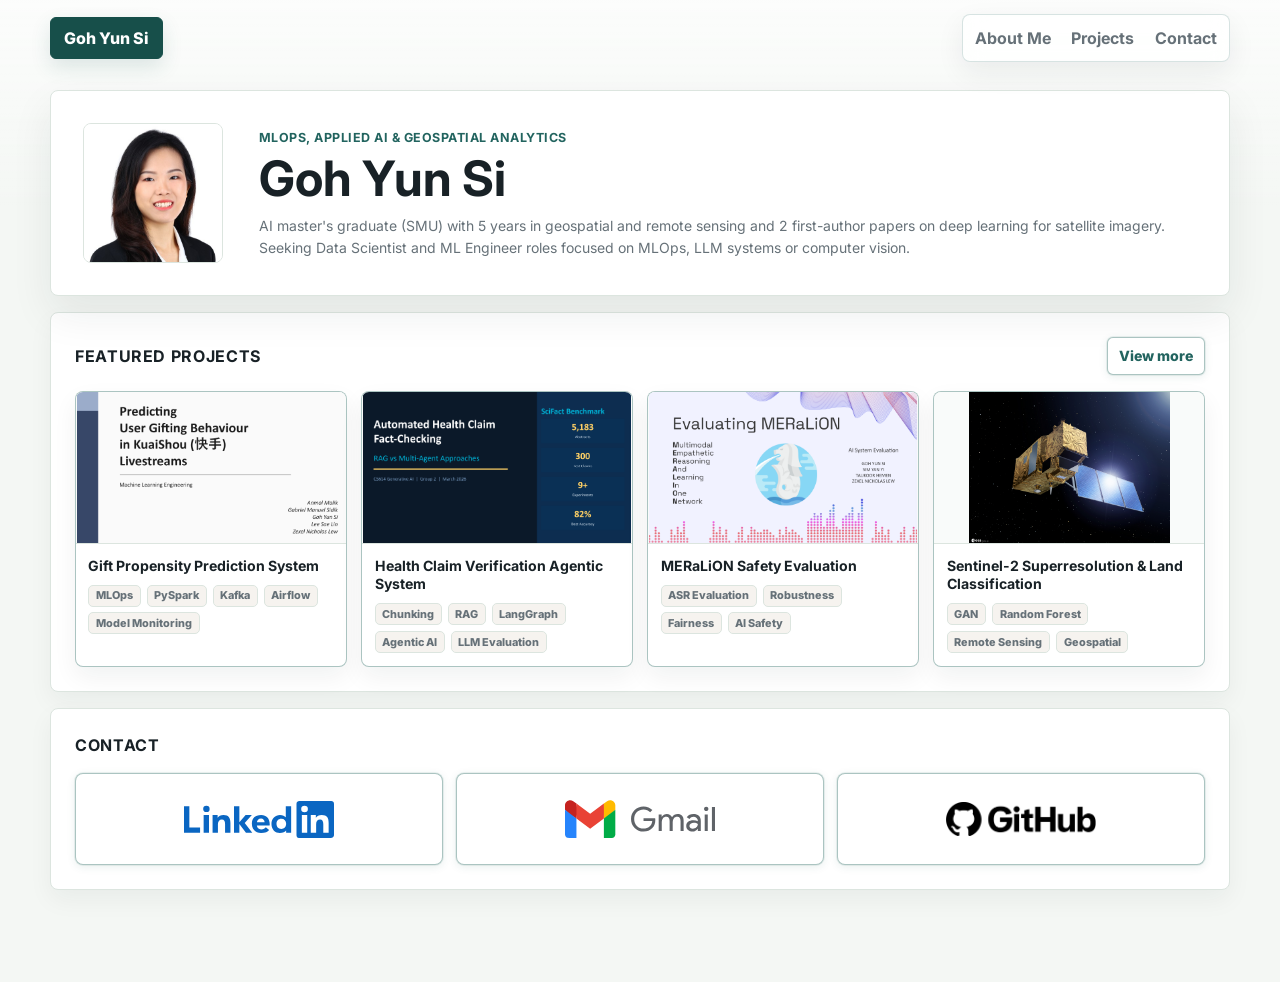
<file: index.html>
<!DOCTYPE html>
<html lang="en">
<head>
<meta charset="UTF-8">
<meta name="viewport" content="width=device-width, initial-scale=1.0">
<title>Goh Yun Si</title>
<meta name="description" content="Portfolio of Goh Yun Si.">
<link rel="preconnect" href="https://fonts.googleapis.com">
<link rel="preconnect" href="https://fonts.gstatic.com" crossorigin>
<link href="https://fonts.googleapis.com/css2?family=Inter:wght@400;500;600;700&display=swap" rel="stylesheet">
<link rel="stylesheet" href="style.css">
</head>
<body data-page="home">
<main class="shell">
  <header class="topbar">
    <a class="home-tab active" href="index.html">Goh Yun Si</a>
    <nav class="tabs" aria-label="Portfolio pages">
      <a class="tab-link" href="about.html">About Me</a>
      <a class="tab-link" href="projects.html">Projects</a>
      <a class="tab-link" href="contact.html">Contact</a>
    </nav>
  </header>

  <section class="section-card about-section">
    <div class="about-hero">
      <img class="headshot" src="asset/photo/headshot.jpg" alt="Portrait">
      <div>
        <p id="profile-title"></p>
        <h1 id="profile-name"></h1>
        <p class="profile-summary" id="profile-summary"></p>
      </div>
    </div>
  </section>

  <section class="section-card featured-projects">
    <div class="section-heading-row">
      <h2>Featured Projects</h2>
      <a class="view-more-link" href="projects.html">View more</a>
    </div>
    <div class="project-grid featured-project-grid" id="featured-project-grid"></div>
  </section>

  <section class="section-card bottom-contact">
    <h2>Contact</h2>
    <div class="contact-links" id="contact-links"></div>
  </section>
</main>

<script src="data.js"></script>
<script src="script.js"></script>
</body>
</html>
</file>
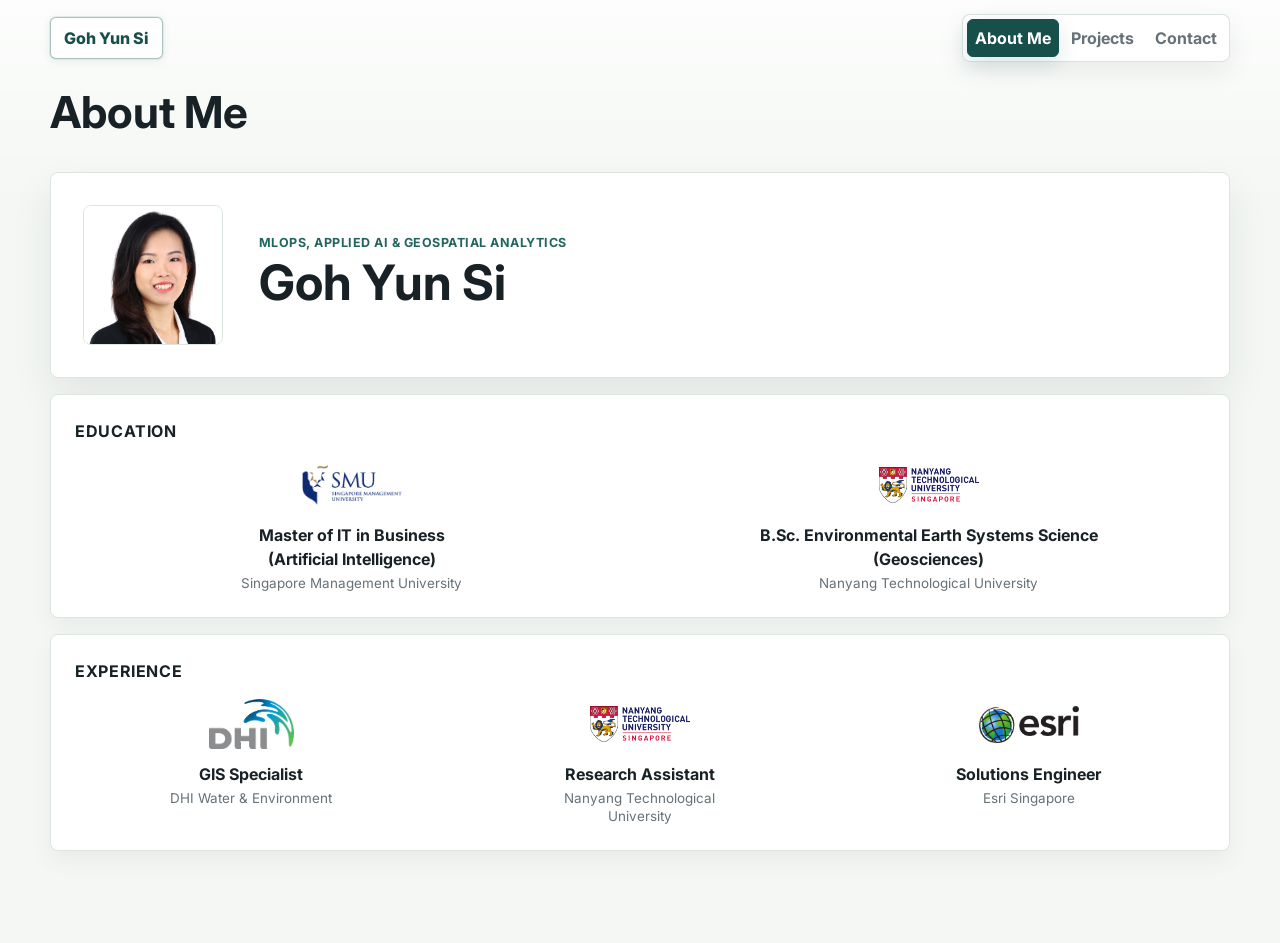
<file: about.html>
<!DOCTYPE html>
<html lang="en">
<head>
<meta charset="UTF-8">
<meta name="viewport" content="width=device-width, initial-scale=1.0">
<title>About Me | Goh Yun Si</title>
<meta name="description" content="Education and experience of Goh Yun Si.">
<link rel="preconnect" href="https://fonts.googleapis.com">
<link rel="preconnect" href="https://fonts.gstatic.com" crossorigin>
<link href="https://fonts.googleapis.com/css2?family=Inter:wght@400;500;600;700&display=swap" rel="stylesheet">
<link rel="stylesheet" href="style.css">
</head>
<body data-page="about">
<main class="shell">
  <header class="topbar">
    <a class="home-tab" href="index.html">Goh Yun Si</a>
    <nav class="tabs" aria-label="Portfolio pages">
      <a class="tab-link active" href="about.html">About Me</a>
      <a class="tab-link" href="projects.html">Projects</a>
      <a class="tab-link" href="contact.html">Contact</a>
    </nav>
  </header>

  <section class="section-card about-section">
    <div class="page-heading">
      <h1>About Me</h1>
    </div>
    <div class="about-hero">
      <img class="headshot" src="asset/photo/headshot.jpg" alt="Portrait">
      <div>
        <p id="profile-title"></p>
        <h1 id="profile-name"></h1>
      </div>
    </div>
    <div class="about-stack">
      <section>
        <h2>Education</h2>
        <div class="logo-card-row" id="education-list"></div>
      </section>
      <section>
        <h2>Experience</h2>
        <div class="logo-card-row" id="experience-list"></div>
      </section>
    </div>
  </section>
</main>

<script src="data.js"></script>
<script src="script.js"></script>
</body>
</html>
</file>
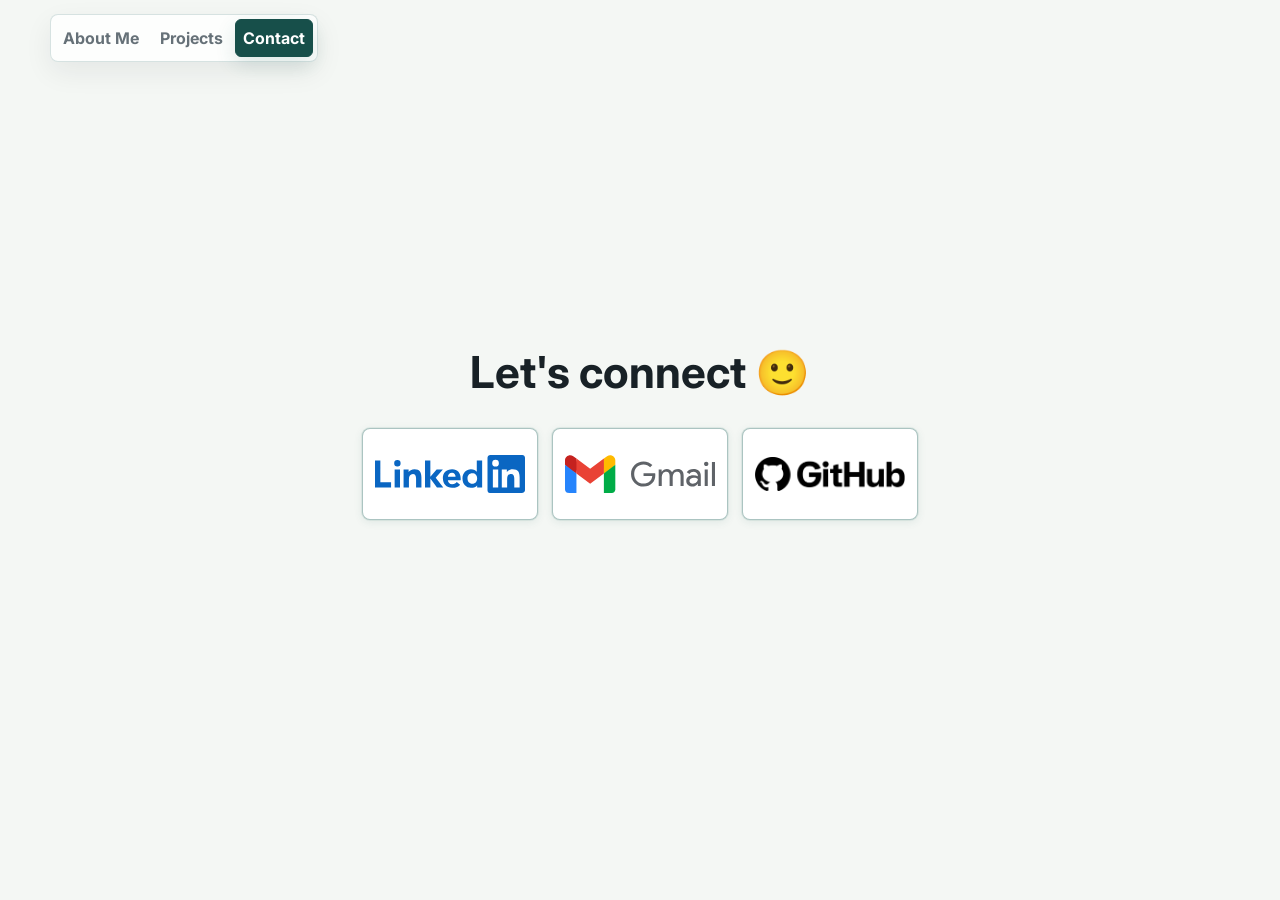
<file: contact.html>
<!DOCTYPE html>
<html lang="en">
<head>
<meta charset="UTF-8">
<meta name="viewport" content="width=device-width, initial-scale=1.0">
<title>Contact | Goh Yun Si</title>
<meta name="description" content="Contact links for Goh Yun Si.">
<link rel="preconnect" href="https://fonts.googleapis.com">
<link rel="preconnect" href="https://fonts.gstatic.com" crossorigin>
<link href="https://fonts.googleapis.com/css2?family=Inter:wght@400;500;600;700&display=swap" rel="stylesheet">
<link rel="stylesheet" href="style.css">
</head>
<body data-page="contact">
<main class="shell">
  <header class="topbar">
    <nav class="tabs" aria-label="Portfolio pages">
      <a class="tab-link" href="index.html">About Me</a>
      <a class="tab-link" href="projects.html">Projects</a>
      <a class="tab-link active" href="contact.html">Contact</a>
    </nav>
  </header>

  <section class="section-card contact-panel">
    <div class="page-heading">
      <h1>Let's connect 🙂</h1>
    </div>
    <div class="contact-links" id="contact-links"></div>
  </section>
</main>

<script src="data.js"></script>
<script src="script.js"></script>
</body>
</html>
</file>
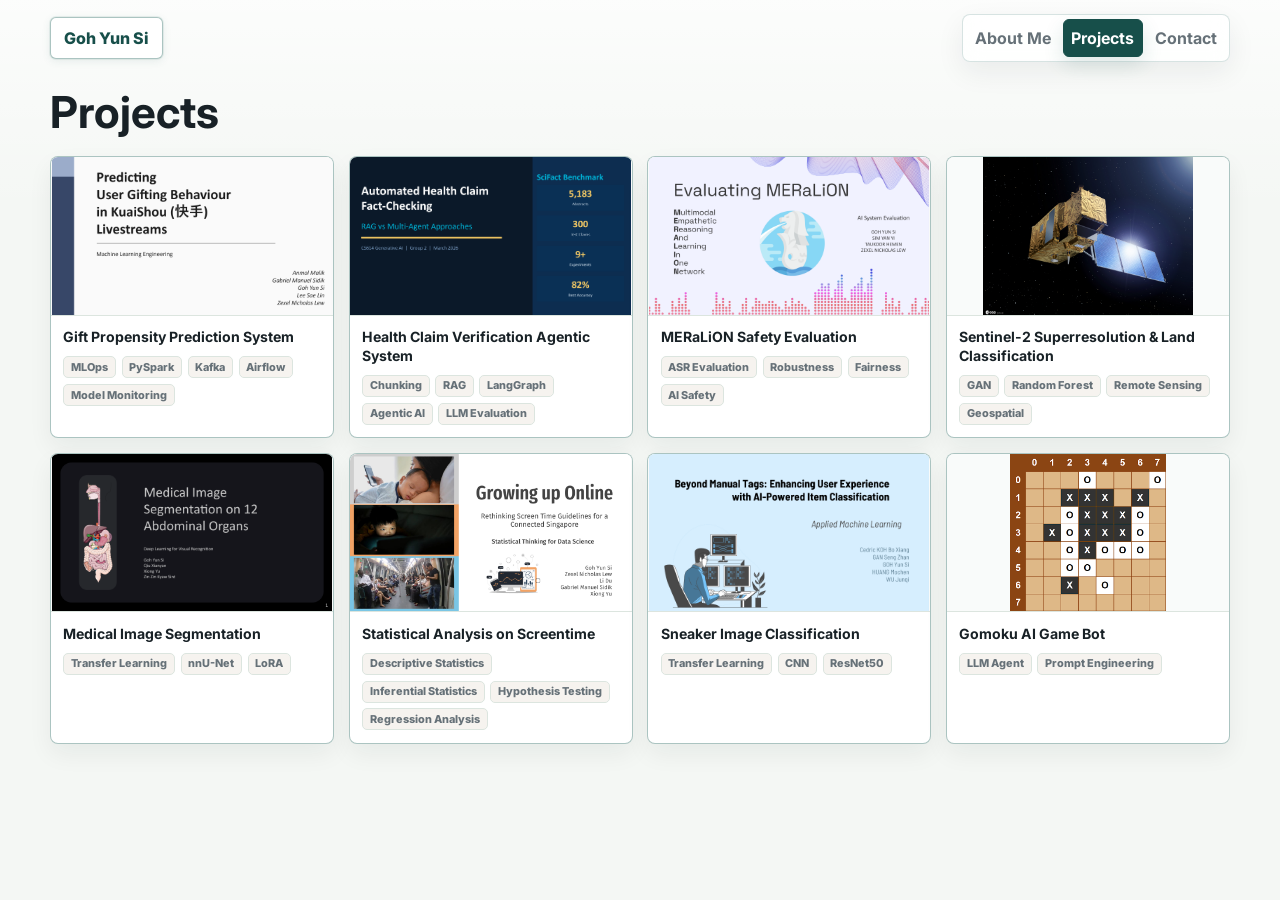
<file: projects.html>
<!DOCTYPE html>
<html lang="en">
<head>
<meta charset="UTF-8">
<meta name="viewport" content="width=device-width, initial-scale=1.0">
<title>Projects | Goh Yun Si</title>
<meta name="description" content="Selected projects by Goh Yun Si.">
<link rel="preconnect" href="https://fonts.googleapis.com">
<link rel="preconnect" href="https://fonts.gstatic.com" crossorigin>
<link href="https://fonts.googleapis.com/css2?family=Inter:wght@400;500;600;700&display=swap" rel="stylesheet">
<link rel="stylesheet" href="style.css">
</head>
<body data-page="projects">
<main class="shell">
  <header class="topbar">
    <a class="home-tab" href="index.html">Goh Yun Si</a>
    <nav class="tabs" aria-label="Portfolio pages">
      <a class="tab-link" href="about.html">About Me</a>
      <a class="tab-link active" href="projects.html">Projects</a>
      <a class="tab-link" href="contact.html">Contact</a>
    </nav>
  </header>

  <section class="section-card">
    <div class="page-heading">
      <h1>Projects</h1>
    </div>
    <div class="project-grid" id="project-grid"></div>
  </section>
</main>

<script src="data.js"></script>
<script src="script.js"></script>
</body>
</html>
</file>
<file: style.css>
:root {
  --bg: #f4f7f4;
  --card: #ffffff;
  --text: #182126;
  --muted: #667178;
  --line: #dce5df;
  --accent: #22645f;
  --accent-strong: #174f4a;
  --accent-warm: #b86e3d;
  --soft: #ecf4f0;
  --soft-hover: #dcece6;
  --clickable-bg: #ffffff;
  --button-line: rgba(36, 100, 93, 0.38);
  --button-line-hover: rgba(36, 100, 93, 0.58);
  --button-shadow-soft: 0 2px 8px rgba(36, 100, 93, 0.1), 0 0 0 1px rgba(36, 100, 93, 0.08);
  --button-shadow: 0 8px 20px rgba(36, 100, 93, 0.14);
  --radius: 8px;
}

* {
  box-sizing: border-box;
}

html {
  min-height: 100%;
  background: var(--bg);
  scroll-behavior: smooth;
}

body {
  min-height: 100vh;
  margin: 0;
  background:
    linear-gradient(180deg, rgba(255, 255, 255, 0.72) 0, rgba(244, 247, 244, 0) 210px),
    var(--bg);
  color: var(--text);
  font-family: Inter, system-ui, -apple-system, BlinkMacSystemFont, "Segoe UI", sans-serif;
  font-size: 16px;
  line-height: 1.55;
}

body[data-page="contact"] {
  background: var(--bg);
}

body[data-page="contact"] .shell {
  display: flex;
  min-height: 100vh;
  flex-direction: column;
}

body[data-page="slideshow"] .shell {
  width: min(1080px, calc(100% - 1rem));
}

a {
  color: inherit;
  text-decoration: none;
}

button {
  font: inherit;
}

ul {
  margin: 0;
  padding: 0;
}

li {
  list-style: none;
}

.shell {
  width: min(1180px, calc(100% - 2rem));
  margin: 0 auto;
  padding: 0.9rem 0 clamp(2.25rem, 6vw, 4.75rem);
}

.topbar {
  display: flex;
  align-items: center;
  justify-content: space-between;
  gap: 1rem;
  min-height: 44px;
  margin-bottom: clamp(1rem, 3vw, 1.75rem);
}

.home-tab {
  display: inline-flex;
  align-items: center;
  justify-content: center;
  min-height: 42px;
  border: 1px solid var(--button-line);
  border-radius: 6px;
  background: var(--clickable-bg);
  color: var(--accent-strong);
  padding: 0.45rem 0.8rem;
  font-weight: 800;
  white-space: nowrap;
  box-shadow: var(--button-shadow-soft);
  transition: background 160ms ease, border-color 160ms ease, box-shadow 160ms ease, color 160ms ease, transform 160ms ease;
}

.home-tab.active {
  border-color: var(--accent-strong);
  background: var(--accent-strong);
  color: #ffffff;
  box-shadow: var(--button-shadow);
}

.home-tab:hover,
.home-tab:focus-visible {
  border-color: var(--button-line-hover);
  background: #f8faf8;
  color: var(--accent-strong);
  box-shadow: var(--button-shadow);
  transform: translateY(-1px);
}

.tabs {
  display: flex;
  width: auto;
  gap: 0.25rem;
  padding: 0.25rem;
  border: 1px solid rgba(36, 100, 93, 0.18);
  border-radius: var(--radius);
  background: rgba(255, 255, 255, 0.82);
  box-shadow: 0 10px 28px rgba(24, 33, 38, 0.07);
  backdrop-filter: blur(10px);
}

.tab-link {
  display: flex;
  flex: 0 0 auto;
  align-items: center;
  justify-content: center;
  min-height: 38px;
  border: 1px solid transparent;
  border-radius: 6px;
  background: transparent;
  color: var(--muted);
  padding: 0.35rem 0.45rem;
  font-weight: 700;
  text-align: center;
  white-space: nowrap;
  box-shadow: none;
  transition: background 160ms ease, border-color 160ms ease, box-shadow 160ms ease, color 160ms ease, transform 160ms ease;
}

.tab-link.active {
  border-color: var(--accent-strong);
  background: var(--accent-strong);
  color: #ffffff;
  box-shadow: var(--button-shadow);
}

.tab-link:hover,
.tab-link:focus-visible {
  border-color: var(--button-line-hover);
  background: #f8faf8;
  color: var(--accent-strong);
  box-shadow: var(--button-shadow);
  transform: translateY(-1px);
}

.about-hero p {
  margin: 0 0 0.45rem;
  color: var(--accent);
  font-size: 0.78rem;
  font-weight: 700;
  letter-spacing: 0.04em;
  text-transform: uppercase;
}

h1,
h2,
h3,
p {
  margin-top: 0;
}

h1 {
  margin-bottom: 0.55rem;
  font-size: clamp(2.1rem, 5.2vw, 3.85rem);
  line-height: 1;
  letter-spacing: 0;
}

h2 {
  margin-bottom: 1rem;
  font-size: 1rem;
  letter-spacing: 0.04em;
  text-transform: uppercase;
}

h3 {
  margin-bottom: 0.1rem;
  font-size: 1rem;
}

.section-card {
  margin-bottom: 1rem;
  padding: 0;
}

.about-section {
  display: grid;
  gap: 1rem;
}

.about-hero {
  display: grid;
  grid-template-columns: minmax(96px, 140px) minmax(0, 1fr);
  align-items: center;
  gap: clamp(1.25rem, 4vw, 2.25rem);
  border: 1px solid var(--line);
  border-radius: var(--radius);
  background: var(--card);
  padding: clamp(1rem, 4vw, 2rem);
  box-shadow: 0 18px 42px rgba(24, 33, 38, 0.08);
}

.headshot {
  display: block;
  width: 100%;
  height: auto;
  max-height: 170px;
  border: 1px solid var(--line);
  border-radius: var(--radius);
  object-fit: cover;
  background: var(--soft);
}

.about-stack {
  display: grid;
  gap: 1rem;
}

.about-hero .profile-summary {
  margin: 0.75rem 0 0;
  color: var(--muted);
  font-size: 0.875rem;
  font-weight: 400;
  letter-spacing: normal;
  line-height: 1.55;
  text-transform: none;
}

.about-hero h1 {
  font-size: clamp(1.85rem, 4.3vw, 3.05rem);
}

.about-stack > section {
  border: 1px solid var(--line);
  border-radius: var(--radius);
  background: #fff;
  padding: clamp(1rem, 3vw, 1.5rem);
  box-shadow: 0 10px 24px rgba(24, 33, 38, 0.05);
}

.featured-projects {
  border: 1px solid var(--line);
  border-radius: var(--radius);
  background: var(--card);
  padding: clamp(1rem, 3vw, 1.5rem);
  box-shadow: 0 10px 24px rgba(24, 33, 38, 0.05);
}

.section-heading-row {
  display: flex;
  align-items: center;
  justify-content: space-between;
  gap: 1rem;
  margin-bottom: 1rem;
}

.section-heading-row h2 {
  margin: 0;
}

.view-more-link {
  display: inline-flex;
  align-items: center;
  justify-content: center;
  min-height: 38px;
  border: 1px solid var(--button-line);
  border-radius: 6px;
  background: var(--clickable-bg);
  color: var(--accent);
  padding: 0.35rem 0.7rem;
  font-size: 0.88rem;
  font-weight: 800;
  white-space: nowrap;
  box-shadow: var(--button-shadow-soft);
  transition: background 160ms ease, border-color 160ms ease, box-shadow 160ms ease, color 160ms ease, transform 160ms ease;
}

.view-more-link:hover,
.view-more-link:focus-visible {
  border-color: var(--button-line-hover);
  background: #f8faf8;
  color: var(--accent-strong);
  box-shadow: var(--button-shadow);
  transform: translateY(-1px);
}

.page-heading {
  margin-bottom: clamp(1rem, 3vw, 1.35rem);
}

.page-heading p {
  margin: 0 0 0.4rem;
  color: var(--accent);
  font-size: 0.82rem;
  font-weight: 800;
  letter-spacing: 0.04em;
  text-transform: uppercase;
}

.page-heading h1 {
  margin: 0;
  font-size: clamp(1.8rem, 4vw, 2.75rem);
}

.logo-card-row {
  display: grid;
  grid-template-columns: repeat(auto-fit, minmax(190px, 1fr));
  gap: clamp(1.25rem, 4vw, 2.25rem);
  align-items: start;
}

#education-list {
  grid-template-columns: repeat(2, minmax(0, 1fr));
  gap: clamp(1rem, 3vw, 1.5rem);
}

#experience-list {
  grid-template-columns: repeat(3, minmax(0, 1fr));
}

.logo-card {
  display: flex;
  flex-direction: column;
  align-items: center;
  text-align: center;
}

.logo-frame {
  display: inline-flex;
  align-items: center;
  justify-content: center;
  width: 100px;
  height: 50px;
  max-width: 100%;
  margin: 0 auto 0.8rem;
  overflow: hidden;
  flex: 0 0 auto;
}

.logo-frame img {
  display: block;
  width: 100%;
  height: 100%;
  object-fit: contain;
}

.logo-fallback {
  color: var(--accent);
  font-size: 0.82rem;
  font-weight: 800;
}

.logo-card h3 {
  max-width: 24ch;
  margin-left: auto;
  margin-right: auto;
}

.logo-card p {
  max-width: 26ch;
  margin-left: auto;
  margin-right: auto;
  margin-bottom: 0;
  color: var(--muted);
  font-size: 0.84rem;
  line-height: 1.4;
}

#education-list .logo-card h3,
#education-list .logo-card p {
  max-width: 42ch;
}

.project-grid {
  display: grid;
  grid-template-columns: repeat(4, minmax(0, 1fr));
  gap: clamp(0.65rem, 1.5vw, 0.9rem);
}

.project-card {
  display: flex;
  flex-direction: column;
  overflow: hidden;
  min-height: 100%;
  border: 1px solid var(--button-line);
  border-radius: var(--radius);
  background: var(--clickable-bg);
  color: inherit;
  cursor: pointer;
  text-align: left;
  transition: border-color 160ms ease, background 160ms ease, box-shadow 160ms ease, transform 160ms ease;
  box-shadow: 0 10px 24px rgba(24, 33, 38, 0.06);
}

.project-card:hover,
.project-card:focus-visible {
  border-color: var(--button-line-hover);
  background: #ffffff;
  box-shadow: 0 16px 34px rgba(36, 100, 93, 0.16);
  transform: translateY(-2px);
}

.project-card:hover .project-thumbnail,
.project-card:focus-visible .project-thumbnail {
  border-color: var(--button-line-hover);
  background: #fbfdfc;
}

.project-body {
  flex: 1 1 auto;
  padding: 0.78rem;
}

.project-body h3 {
  font-size: 0.88rem;
  line-height: 1.32;
}

.project-thumbnail {
  order: -1;
  display: block;
  flex: 0 0 auto;
  width: 100%;
  aspect-ratio: 16 / 9;
  border-bottom: 1px solid var(--line);
  background: #f9fbfa;
  object-fit: contain;
}

.project-detail h1 {
  margin-bottom: 0;
  font-size: clamp(1.4rem, 3.5vw, 2.1rem);
  line-height: 1.08;
  letter-spacing: 0;
  text-transform: none;
}

.back-button {
  display: inline-flex;
  align-items: center;
  justify-content: center;
  width: 42px;
  min-height: 42px;
  margin: 0;
  border: 1px solid var(--button-line);
  border-radius: 6px;
  background: var(--clickable-bg);
  color: var(--accent);
  cursor: pointer;
  padding: 0.45rem;
  font-size: 1rem;
  font-weight: 800;
  line-height: 1;
  box-shadow: var(--button-shadow-soft);
  transition: background 160ms ease, border-color 160ms ease, box-shadow 160ms ease, color 160ms ease, transform 160ms ease;
}

.detail-top-actions {
  display: flex;
  align-items: center;
  gap: 0.65rem;
  margin-bottom: 1.25rem;
}

.back-button,
.detail-top-actions .logo-action {
  background: var(--clickable-bg);
}

.detail-top-actions .logo-action {
  display: inline-flex;
  align-items: center;
  justify-content: center;
  width: 42px;
  min-height: 42px;
  border: 1px solid var(--button-line);
  border-radius: 6px;
  background: var(--clickable-bg);
  padding: 0.45rem;
  box-shadow: var(--button-shadow-soft);
  transition: background 160ms ease, border-color 160ms ease, box-shadow 160ms ease, transform 160ms ease;
}

.detail-top-actions .logo-action img {
  display: block;
  width: 100%;
  height: 100%;
  object-fit: contain;
}

.detail-top-actions .logo-action:hover,
.detail-top-actions .logo-action:focus-visible {
  border-color: var(--button-line-hover);
  background: #f7f5f1;
  box-shadow: var(--button-shadow);
  transform: translateY(-1px);
}

.back-button:hover,
.back-button:focus-visible {
  border-color: var(--button-line-hover);
  background: #f7f5f1;
  color: var(--accent-strong);
  box-shadow: var(--button-shadow);
  transform: translateY(-1px);
}

.tag-list {
  display: flex;
  flex-wrap: wrap;
  gap: 0.35rem;
  margin: 0.6rem 0 0;
}

.project-title-row {
  display: flex;
  align-items: center;
  justify-content: space-between;
  gap: 1rem;
}

.project-title-row .detail-actions {
  flex: 0 0 auto;
  margin: 0;
}

.tag-list li {
  border: 1px solid var(--line);
  border-radius: 5px;
  background: #f6f3ef;
  color: var(--muted);
  padding: 0.22rem 0.42rem;
  font-size: 0.68rem;
  font-weight: 800;
  line-height: 1.2;
}

.contact-links {
  display: grid;
  grid-template-columns: repeat(3, minmax(0, 1fr));
  gap: 0.85rem;
  margin-top: 0.8rem;
}

.bottom-contact {
  border: 1px solid var(--line);
  border-radius: var(--radius);
  background: var(--card);
  padding: clamp(1rem, 3vw, 1.5rem);
  box-shadow: 0 10px 24px rgba(24, 33, 38, 0.05);
}

.contact-links a {
  display: inline-flex;
  align-items: center;
  justify-content: center;
  width: 100%;
  min-height: 92px;
  border: 1px solid var(--button-line);
  border-radius: var(--radius);
  background: var(--clickable-bg);
  color: var(--accent);
  cursor: pointer;
  padding: 0.75rem;
  font-weight: 700;
  box-shadow: var(--button-shadow-soft);
  transition: background 160ms ease, border-color 160ms ease, box-shadow 160ms ease, transform 160ms ease;
}

.contact-links img {
  display: block;
  width: 100%;
  height: 100%;
  max-width: 150px;
  object-fit: contain;
}

.contact-links a:hover,
.contact-links a:focus-visible {
  border-color: var(--button-line-hover);
  background: #f7f5f1;
  box-shadow: var(--button-shadow);
  transform: translateY(-2px);
}

.slide-empty {
  display: grid;
  min-height: 120px;
  place-items: center;
  background: var(--card);
  color: var(--muted);
  font-size: 0.9rem;
  font-weight: 700;
}

.muted-text {
  color: var(--muted);
}

.slideshow {
  overflow: hidden;
  max-width: 960px;
  margin: 1rem auto 0;
  border: 1px solid var(--line);
  border-radius: var(--radius);
  background: var(--card);
  box-shadow: 0 18px 42px rgba(24, 33, 38, 0.08);
}

@media (max-height: 760px) and (min-width: 761px) {
  .slideshow {
    max-width: 720px;
  }
}

.slide-stage {
  position: relative;
  aspect-ratio: 16 / 9;
  background: #f7f8f6;
}

.slide-stage img {
  display: block;
  width: 100%;
  height: 100%;
  object-fit: contain;
  background: #fff;
}

.slide-controls {
  display: grid;
  grid-template-columns: 1fr auto 1fr;
  align-items: center;
  gap: 0.75rem;
  padding: 0.65rem 0.8rem;
  border-top: 1px solid var(--line);
  color: var(--muted);
  font-size: 0.82rem;
  font-weight: 700;
}

.slide-count {
  grid-column: 2;
  justify-self: center;
}

.slide-control-actions {
  grid-column: 3;
  justify-self: end;
  display: inline-flex;
  align-items: center;
  gap: 0.5rem;
}

.slide-controls button {
  display: inline-flex;
  align-items: center;
  justify-content: center;
  width: 42px;
  min-width: 42px;
  min-height: 42px;
  border: 1px solid var(--button-line);
  border-radius: 6px;
  background: var(--clickable-bg);
  color: var(--accent);
  cursor: pointer;
  padding: 0.38rem;
  font-size: 1rem;
  font-weight: 800;
  line-height: 1;
  box-shadow: var(--button-shadow-soft);
  transition: background 160ms ease, border-color 160ms ease, box-shadow 160ms ease, color 160ms ease, transform 160ms ease;
}

.slide-controls .slide-prev {
  grid-column: 1;
  justify-self: start;
}

.slide-controls .slide-zoom {
  padding: 0.45rem;
}

.slide-controls .slide-zoom img {
  display: block;
  width: 100%;
  height: 100%;
  object-fit: contain;
}

.slide-controls button:hover,
.slide-controls button:focus-visible {
  border-color: var(--button-line-hover);
  background: #f7f5f1;
  color: var(--accent-strong);
  box-shadow: var(--button-shadow);
  transform: translateY(-1px);
}

.slideshow:fullscreen {
  display: flex;
  width: 100vw;
  height: 100vh;
  max-width: none;
  margin: 0;
  border: 0;
  border-radius: 0;
  background: #101414;
  box-shadow: none;
  flex-direction: column;
}

.slideshow:fullscreen .slide-stage {
  flex: 1 1 auto;
  min-height: 0;
  aspect-ratio: auto;
  background: #101414;
}

.slideshow:fullscreen .slide-stage img {
  background: #101414;
}

.slideshow:fullscreen .slide-controls {
  border-top-color: rgba(255, 255, 255, 0.16);
  background: rgba(16, 20, 20, 0.92);
  color: #ffffff;
}

.slideshow:fullscreen .slide-arrow {
  border-color: rgba(255, 255, 255, 0.22);
  background: rgba(16, 20, 20, 0.76);
  color: #ffffff;
}

.contact-panel {
  display: flex;
  flex: 1 1 auto;
  flex-direction: column;
  align-items: center;
  justify-content: center;
  width: min(760px, 100%);
  min-height: 220px;
  max-width: 760px;
  margin: 0 auto;
  padding-bottom: clamp(1rem, 5vh, 3rem);
  text-align: center;
}

a:focus-visible,
button:focus-visible {
  outline: 3px solid rgba(36, 100, 93, 0.24);
  outline-offset: 2px;
}

@media (max-width: 760px) {
  .about-hero {
    grid-template-columns: 1fr;
  }

  .project-grid {
    grid-template-columns: repeat(2, minmax(0, 1fr));
  }

  .contact-links {
    grid-template-columns: 1fr;
  }

  #education-list,
  #experience-list {
    grid-template-columns: 1fr;
  }

  .headshot {
    width: min(112px, 100%);
  }

  .about-hero {
    align-items: start;
  }
}

@media (max-width: 520px) {
  body {
    font-size: 15px;
  }

  .shell {
    width: min(100% - 0.85rem, 1180px);
  }

  .topbar {
    align-items: stretch;
    flex-direction: column;
    gap: 0.55rem;
  }

  h1 {
    font-size: 2.55rem;
  }

  .tabs {
    justify-content: flex-end;
    gap: 0.15rem;
    padding: 0.2rem;
  }

  .home-tab {
    align-self: flex-start;
  }

  .tab-link {
    min-height: 36px;
    padding: 0.3rem 0.25rem;
    font-size: 0.86rem;
  }

  .project-title-row {
    align-items: flex-start;
    flex-direction: column;
  }
}

@media (max-width: 420px) {
  .project-grid {
    grid-template-columns: 1fr;
  }
}

@media (prefers-reduced-motion: reduce) {
  *,
  *::before,
  *::after {
    scroll-behavior: auto !important;
    transition-duration: 0.01ms !important;
  }
}
</file>
